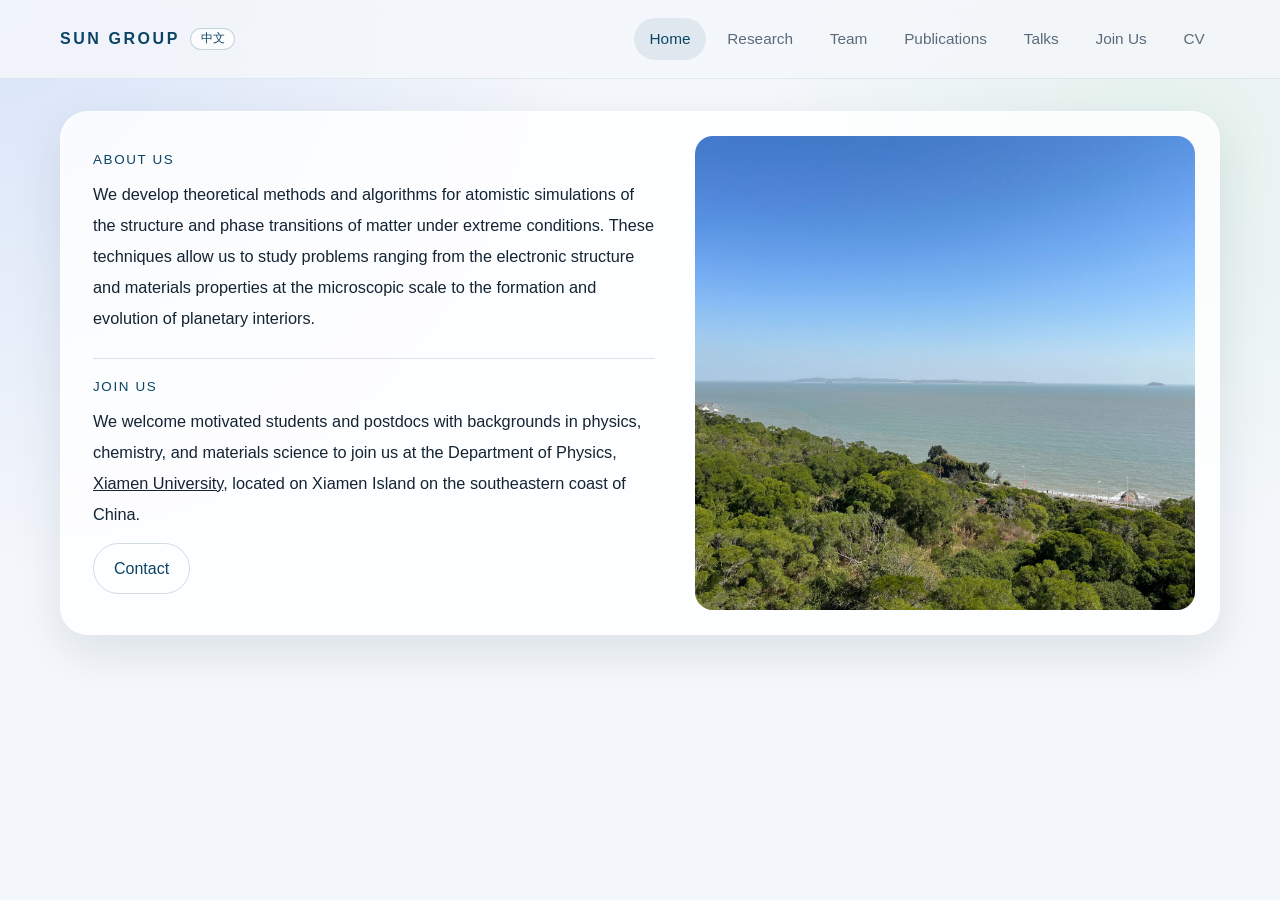
<file: index.html>
<!DOCTYPE html>
<html lang="en">
  <head>
    <meta charset="utf-8">
    <meta name="viewport" content="width=device-width, initial-scale=1">
    <title>SUN GROUP</title>
    <link rel="stylesheet" href="styles.css">
  </head>
  <body>
    <div class="site-shell">
      <header class="site-header">
        <nav class="nav">
          <a class="brand" href="index.html">
            <span class="brand-mark">SUN GROUP</span>
          </a>
          <button class="nav-toggle" type="button" aria-label="Toggle navigation" aria-expanded="false" data-nav-toggle>&#9776;</button>
          <div class="nav-links" data-nav-links>
            <a class="active" href="index.html">Home</a>
            <a href="research.html">Research</a>
            <a href="team.html">Team</a>
            <a href="publications.html">Publications</a>
            <a href="talks.html">Talks</a>
            <a href="joinus.html">Join Us</a>
            <a href="cv.html">CV</a>
          </div>
        </nav>
      </header>

      <main class="page">
        <section class="home-hero">
          <div class="home-hero-copy">
            <p class="home-kicker" data-i18n="aboutUs">About us</p>
            <p class="home-lead" data-i18n="homeLead">
              We develop theoretical methods and algorithms for atomistic simulations of the structure and phase transitions of matter under extreme conditions. These techniques allow us to study problems ranging from the electronic structure and materials properties at the microscopic scale to the formation and evolution of planetary interiors.
            </p>
            <div class="home-inline-join">
              <p class="home-kicker" data-i18n="join">Join Us</p>
              <p class="home-inline-copy" data-i18n-html="homeJoin">We welcome motivated students and postdocs with backgrounds in physics, chemistry, and materials science to join us at the Department of Physics, <a href="https://en.wikipedia.org/wiki/Xiamen_University" target="_blank" rel="noreferrer">Xiamen University</a>, located on beautiful Xiamen Island on the southeastern coast of China.</p>
              <details class="home-contact">
                <summary data-i18n="contact">Contact</summary>
                <p><a href="mailto:yangsun@xmu.edu.cn">yangsun@xmu.edu.cn</a> or <a href="mailto:yangsun017@gmail.com">yangsun017@gmail.com</a></p>
              </details>
            </div>
          </div>
          <div class="home-hero-media">
            <img src="assets/home/a6f61170c349f115c17953610d163ecd.jpg" alt="Research visual from the original homepage">
          </div>
        </section>
      </main>
    </div>
    <script src="script.js"></script>
  </body>
</html>
</file>
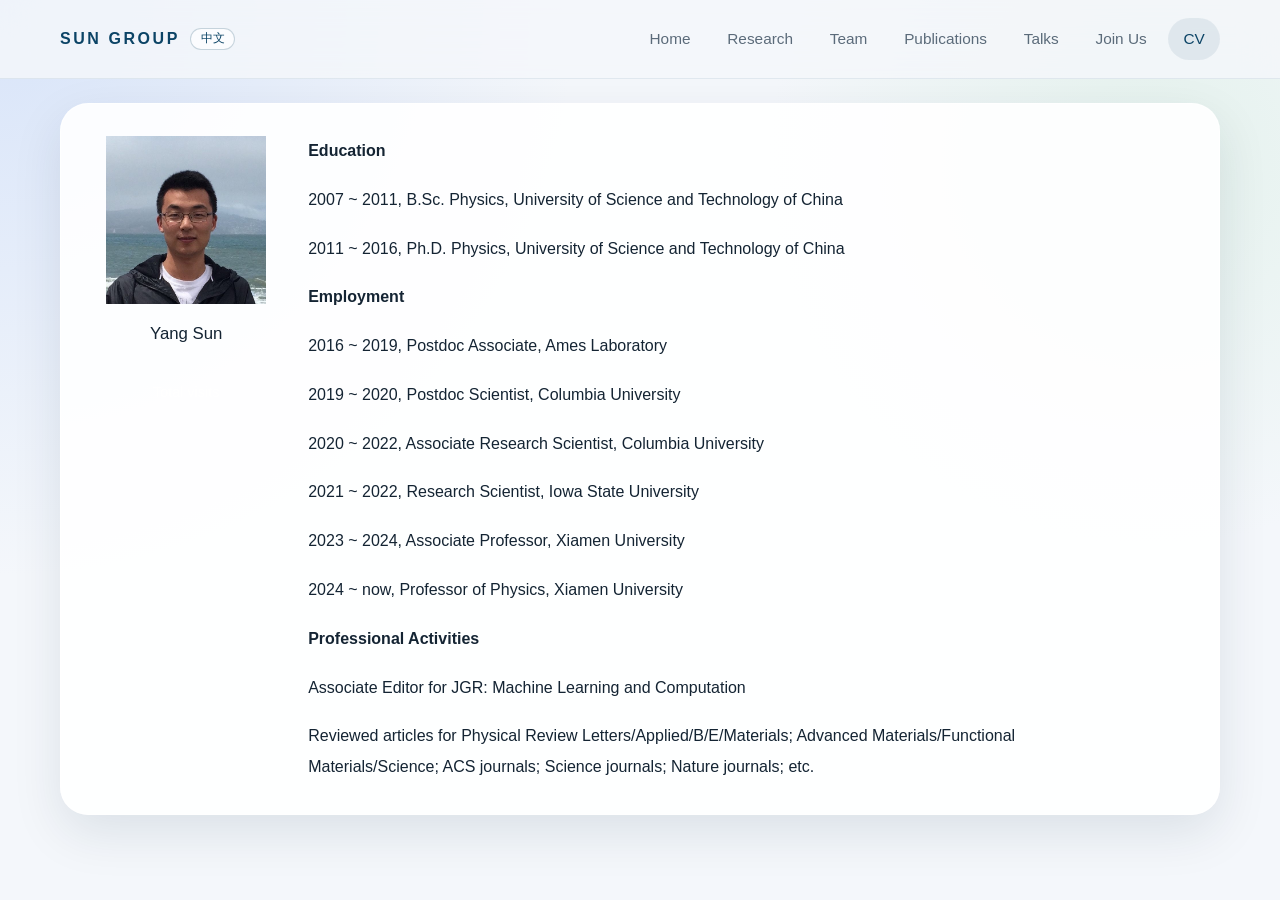
<file: cv.html>
<!DOCTYPE html>
<html lang="en">
  <head>
    <meta charset="utf-8">
    <meta name="viewport" content="width=device-width, initial-scale=1">
    <title>CV | SUN GROUP</title>
    <link rel="stylesheet" href="styles.css">
    <link rel="icon" href="data:,">
  </head>
  <body>
    <div class="site-shell">
      <header class="site-header">
        <nav class="nav">
          <a class="brand" href="index.html">
            <span class="brand-mark">SUN GROUP</span>
          </a>
          <button class="nav-toggle" type="button" aria-label="Toggle navigation" aria-expanded="false" data-nav-toggle>&#9776;</button>
          <div class="nav-links" data-nav-links>
            <a href="index.html">Home</a>
            <a href="research.html">Research</a>
            <a href="team.html">Team</a>
            <a href="publications.html">Publications</a>
            <a href="talks.html">Talks</a>
            <a href="joinus.html">Join Us</a>
            <a class="active" href="cv.html">CV</a>
          </div>
        </nav>
      </header>

      <main class="page cv-page">
        <div class="cv-legacy-block joinus-block">
          <div class="joinus-content cv-split">
            <div class="cv-profile">
              <img class="cv-headshot" src="Curriculum/09604460d06db80e5312b1970a02d181.jpg" alt="Yang Sun" width="559" height="587" loading="lazy" decoding="async">
              <p class="cv-name" data-i18n="cvName">Yang Sun</p>
              <p class="visit-counter cv-visit-counter" aria-label="Site visits">
                <span data-i18n="visitTotal">Total visits</span>
                <span id="busuanzi_container_page_pv">
                  <span id="busuanzi_value_page_pv"></span>
                </span>
                <span data-i18n="visitUnit"></span>
              </p>
            </div>

            <div class="cv-copy">
              <p><strong data-i18n="education">Education</strong></p>
              <p data-i18n="cvEducation1">2007 ~ 2011, B.Sc. Physics, University of Science and Technology of China</p>
              <p data-i18n="cvEducation2">2011 ~ 2016, Ph.D. Physics, University of Science and Technology of China</p>

              <p><strong data-i18n="employment">Employment</strong></p>
              <p data-i18n="cvEmployment1">2016 ~ 2019, Postdoc Associate, Ames Laboratory</p>
              <p data-i18n="cvEmployment2">2019 ~ 2020, Postdoc Scientist, Columbia University</p>
              <p data-i18n="cvEmployment4">2020 ~ 2022, Associate Research Scientist, Columbia University</p>
              <p data-i18n="cvEmployment3">2021 ~ 2022, Research Scientist, Iowa State University</p>
              <p data-i18n="cvEmployment5">2023 ~ 2024, Associate Professor, Physics, Xiamen University</p>
              <p data-i18n="cvEmployment6">2024 ~ now, Professor of Physics, Xiamen University</p>

              <p><strong data-i18n="activities">Professional Activities</strong></p>
              <p data-i18n="cvActivity1">Associate Editor for JGR: Machine Learning and Computation</p>
              <p data-i18n="cvActivity2">Reviewed articles for Physical Review Letters/Applied/B/E/Materials; Advanced Materials/Functional Materials/Science; ACS journals; Nature journals; etc.</p>
            </div>
          </div>
        </div>
      </main>
    </div>
    <script async src="https://busuanzi.ibruce.info/busuanzi/2.3/busuanzi.pure.mini.js"></script>
    <script src="script.js"></script>
  </body>
</html>
</file>
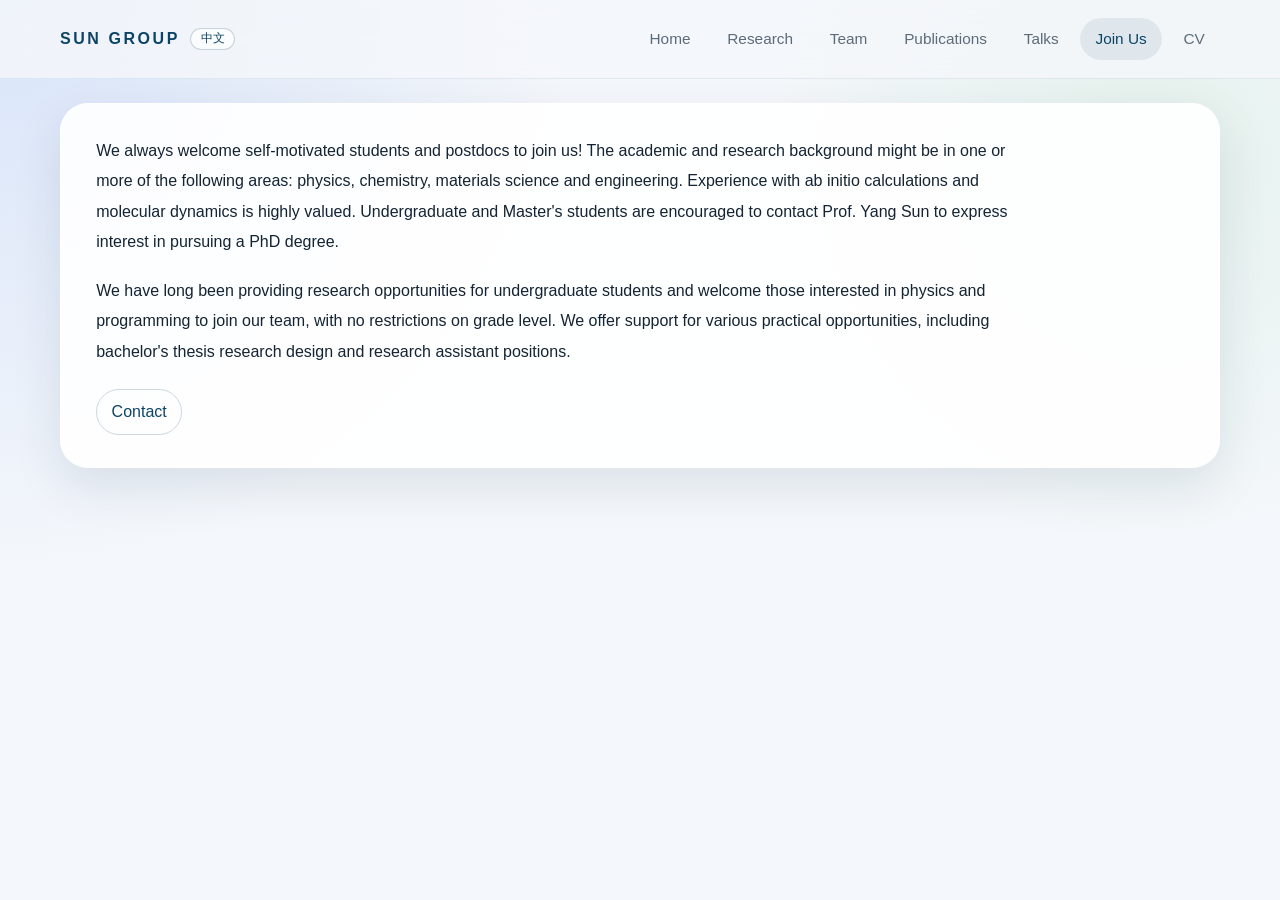
<file: joinus.html>
<!DOCTYPE html>
<html lang="en">
  <head>
    <meta charset="utf-8">
    <meta name="viewport" content="width=device-width, initial-scale=1">
    <title>Join Us | SUN GROUP</title>
    <link rel="stylesheet" href="styles.css">
  </head>
  <body>
    <div class="site-shell">
      <header class="site-header">
        <nav class="nav">
          <a class="brand" href="index.html">
            <span class="brand-mark">SUN GROUP</span>
          </a>
          <button class="nav-toggle" type="button" aria-label="Toggle navigation" aria-expanded="false" data-nav-toggle>&#9776;</button>
          <div class="nav-links" data-nav-links>
            <a href="index.html">Home</a>
            <a href="research.html">Research</a>
            <a href="team.html">Team</a>
            <a href="publications.html">Publications</a>
            <a href="talks.html">Talks</a>
            <a class="active" href="joinus.html">Join Us</a>
            <a href="cv.html">CV</a>
          </div>
        </nav>
      </header>
      <main class="page cv-page">
        <div class="cv-legacy-block joinus-block">
          <div class="joinus-content">
            <div data-lang-block="en">
              <p>We always welcome self-motivated students and postdocs to join us! The academic and research background might be in one or more of the following areas: physics, chemistry, materials science and engineering. Experience with ab initio calculations and molecular dynamics is highly valued. Undergraduate and Master's students are encouraged to contact Prof. Yang Sun to express interest in pursuing a PhD degree.</p>
              <p>We have long been providing research opportunities for undergraduate students and welcome those interested in physics and programming to join our team, with no restrictions on grade level. We offer support for various practical opportunities, including bachelor's thesis research design and research assistant positions.</p>
              <details class="joinus-contact">
                <summary>Contact</summary>
                <p><a href="mailto:yangsun@xmu.edu.cn">yangsun@xmu.edu.cn</a> or <a href="mailto:yangsun017@gmail.com">yangsun017@gmail.com</a></p>
              </details>
            </div>

            <div data-lang-block="zh" hidden>
              <p>课题组长期招收优秀硕士研究生、博士研究生以及博士后，欢迎青年才俊加入。申请条件：</p>
              <ol class="joinus-list">
                <li>物理、化学、材料等相关背景，具备良好的专业知识和科研能力，有第一性原理计算和分子动力学模拟经验的优先；</li>
                <li>具有良好的中英文写作和交流能力；</li>
                <li>热爱科研、勤奋踏实、诚实守信，有团队协作精神。</li>
              </ol>
              <p>长期为本科生提供科研条件，欢迎对物理和编程感兴趣的同学加入团队，对年级无限定。可支持申报大学生创新创业项目、本科毕业设计以及科研助理等多种实践机会。</p>
              <details class="joinus-contact">
                <summary>联系方式</summary>
                <p><a href="mailto:yangsun@xmu.edu.cn">yangsun@xmu.edu.cn</a> 或 <a href="mailto:yangsun017@gmail.com">yangsun017@gmail.com</a></p>
              </details>
            </div>
          </div>
        </div>
      </main>
    </div>
    <script src="script.js"></script>
  </body>
</html>
</file>
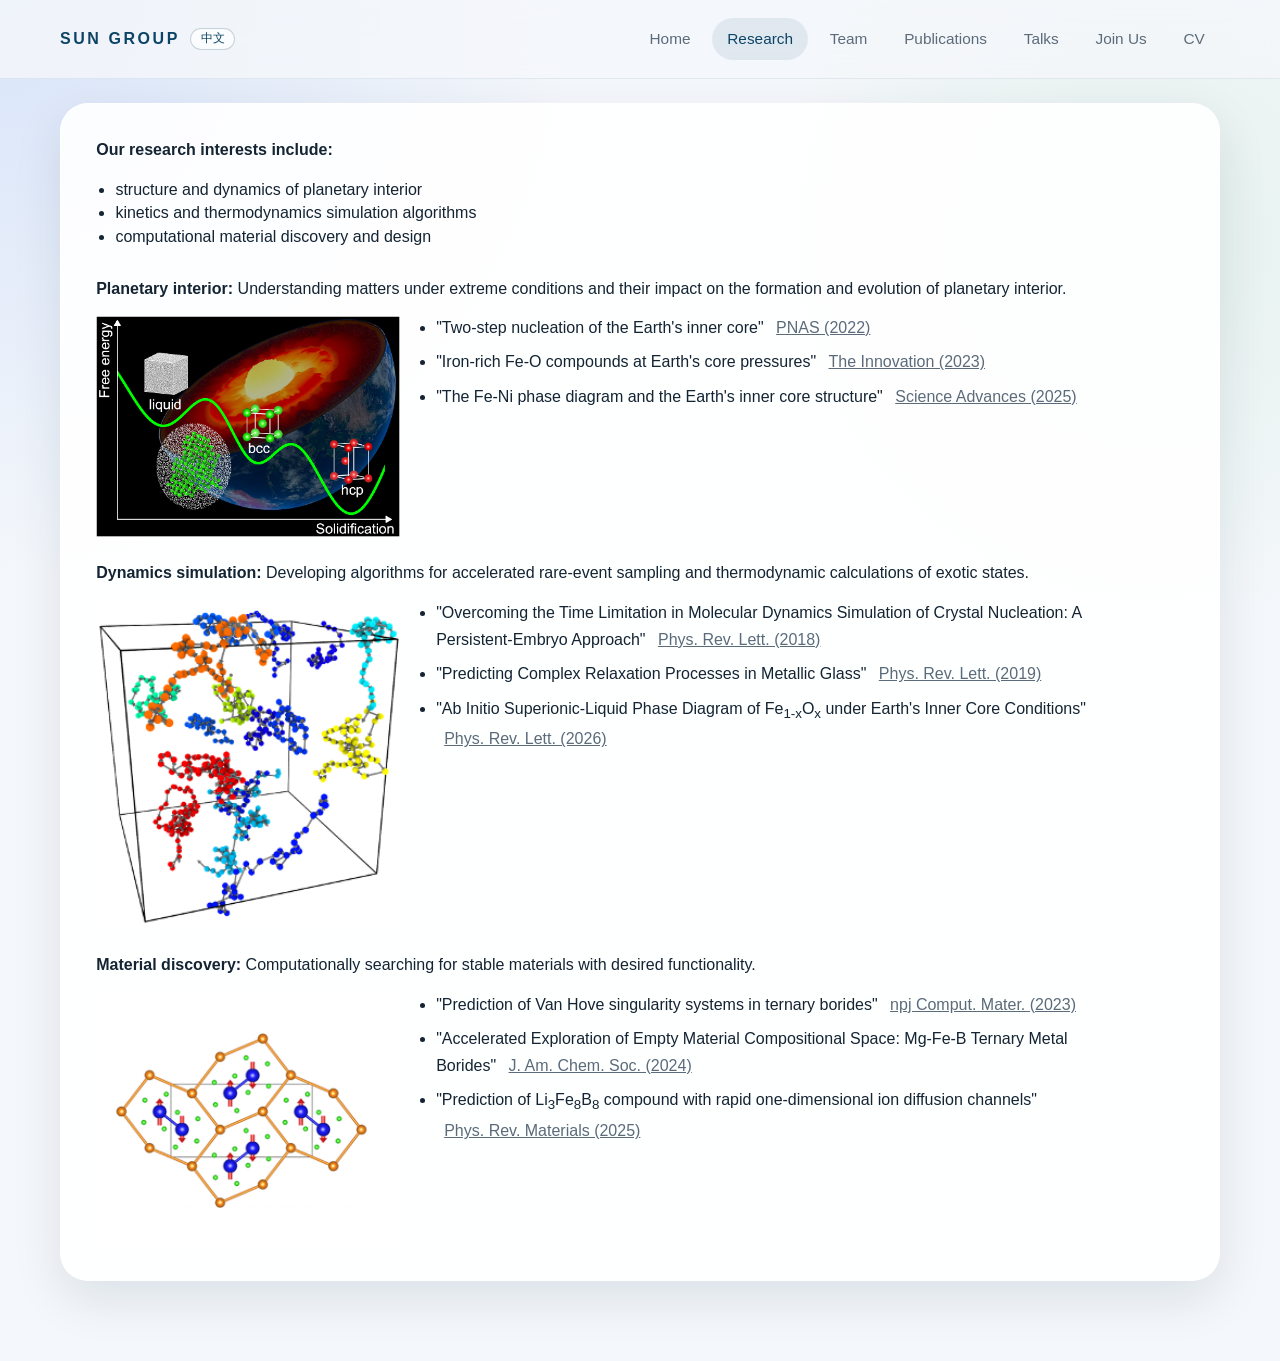
<file: page.html>
<!DOCTYPE html>
<html lang="en">
  <head>
    <meta charset="utf-8">
    <meta name="viewport" content="width=device-width, initial-scale=1">
    <title>Research | SUN GROUP</title>
    <link rel="stylesheet" href="styles.css">
  </head>
  <body>
    <div class="site-shell">
      <header class="site-header">
        <nav class="nav">
          <a class="brand" href="index.html">
            <span class="brand-mark">SUN GROUP</span>
          </a>
          <button class="nav-toggle" type="button" aria-label="Toggle navigation" aria-expanded="false" data-nav-toggle>&#9776;</button>
          <div class="nav-links" data-nav-links>
            <a href="index.html">Home</a>
            <a class="active" href="research.html">Research</a>
            <a href="team.html">Team</a>
            <a href="publications.html">Publications</a>
            <a href="talks.html">Talks</a>
            <a href="joinus.html">Join Us</a>
            <a href="cv.html">CV</a>
          </div>
        </nav>
      </header>
      <main class="page cv-page">
        <div class="cv-legacy-block research-block">
          <div class="research-simple">
            <p class="research-intro"><strong data-i18n="researchIntro">Our research interests include:</strong></p>
            <ul class="research-interest-list">
              <li data-i18n="researchInterest1">structure and dynamics of planetary interior</li>
              <li data-i18n="researchInterest2">kinetics and thermodynamics simulation algorithms</li>
              <li data-i18n="researchInterest3">computational material discovery and design</li>
            </ul>

            <section class="research-topic">
              <p class="research-topic-line" data-i18n-html="researchTopic1"><strong>Planetary interior:</strong> Understanding matters under extreme conditions and their impact on the formation and evolution of planetary interior.</p>
              <div class="research-topic-split">
                <img class="research-topic-image research-topic-image-left" src="assets/research/5b83b3af4a42f40e3696b3621a3935ec.jpg" alt="structure and dynamics of planetary interior">
                <ul class="research-paper-list research-paper-list-compact">
                  <li>"Two-step nucleation of the Earth's inner core" <a class="research-paper-meta research-paper-link" href="https://www.pnas.org/doi/10.1073/pnas.2113059119" target="_blank" rel="noreferrer">PNAS (2022)</a></li>
                  <li>"Iron-rich Fe-O compounds at Earth's core pressures" <a class="research-paper-meta research-paper-link" href="https://doi.org/10.1016/j.xinn.2022.100354" target="_blank" rel="noreferrer">The Innovation (2023)</a></li>
                  <li>"The Fe-Ni phase diagram and the Earth's inner core structure" <a class="research-paper-meta research-paper-link" href="https://doi.org/10.1126/sciadv.adu1998" target="_blank" rel="noreferrer">Science Advances (2025)</a></li>
                </ul>
              </div>
            </section>

            <section class="research-topic">
              <p class="research-topic-line" data-i18n-html="researchTopic2"><strong>Dynamics simulation:</strong> Developing algorithms for accelerated rare-event sampling and thermodynamic calculations of exotic states.</p>
              <div class="research-topic-split">
                <img class="research-topic-image research-topic-image-left" src="assets/research/2743de6100f9f08da4427070f789d1a8.jpg" alt="nucleation kinetics and glasses relaxation">
                <ul class="research-paper-list research-paper-list-compact">
                  <li>"Overcoming the Time Limitation in Molecular Dynamics Simulation of Crystal Nucleation: A Persistent-Embryo Approach" <a class="research-paper-meta research-paper-link" href="https://doi.org/10.1103/PhysRevLett.120.085703" target="_blank" rel="noreferrer">Phys. Rev. Lett. (2018)</a></li>
                  <li>"Predicting Complex Relaxation Processes in Metallic Glass" <a class="research-paper-meta research-paper-link" href="https://doi.org/10.1103/PhysRevLett.123.105701" target="_blank" rel="noreferrer">Phys. Rev. Lett. (2019)</a></li>
                  <li>"Ab Initio Superionic-Liquid Phase Diagram of Fe<sub>1-x</sub>O<sub>x</sub> under Earth's Inner Core Conditions" <a class="research-paper-meta research-paper-link" href="https://doi.org/10.1103/37nh-5ws8" target="_blank" rel="noreferrer">Phys. Rev. Lett. (2026)</a></li>
                </ul>
              </div>
            </section>

            <section class="research-topic">
              <p class="research-topic-line" data-i18n-html="researchTopic3"><strong>Material discovery:</strong> Computationally searching for stable materials with desired functionality.</p>
              <div class="research-topic-split">
                <img class="research-topic-image research-topic-image-left" src="assets/research/a2f9753580137e7aa7cf58d4526f2d91.jpg" alt="computational material discovery and design">
                <ul class="research-paper-list research-paper-list-compact">
                  <li>"Prediction of Van Hove singularity systems in ternary borides" <a class="research-paper-meta research-paper-link" href="https://doi.org/10.1038/s41524-023-01156-8" target="_blank" rel="noreferrer">npj Comput. Mater. (2023)</a></li>
                  <li>"Accelerated Exploration of Empty Material Compositional Space: Mg-Fe-B Ternary Metal Borides" <a class="research-paper-meta research-paper-link" href="https://pubs.acs.org/doi/10.1021/jacs.4c12648" target="_blank" rel="noreferrer">J. Am. Chem. Soc. (2024)</a></li>
                  <li>"Prediction of Li<sub>3</sub>Fe<sub>8</sub>B<sub>8</sub> compound with rapid one-dimensional ion diffusion channels" <a class="research-paper-meta research-paper-link" href="https://doi.org/10.1103/37v2-qt21" target="_blank" rel="noreferrer">Phys. Rev. Materials (2025)</a></li>
                </ul>
              </div>
            </section>
          </div>
        </div>
      </main>
    </div>
    <script src="script.js"></script>
  </body>
</html>
</file>
<file: styles.css>
﻿:root {
  --bg: #f4f7fb;
  --surface: #ffffff;
  --surface-alt: #edf3fb;
  --surface-accent: #dff0e8;
  --text: #142433;
  --muted: #5b6b7a;
  --primary: #0c4466;
  --primary-soft: #c9daf8;
  --line: rgba(12, 68, 102, 0.14);
  --shadow: 0 18px 50px rgba(12, 40, 58, 0.1);
  --radius-lg: 28px;
  --radius-md: 18px;
  --radius-sm: 12px;
  --max-width: 1160px;
}

* { box-sizing: border-box; }
html { scroll-behavior: smooth; }

body {
  margin: 0;
  font-family: "Segoe UI", "Helvetica Neue", Arial, sans-serif;
  color: var(--text);
  background:
    radial-gradient(circle at top left, rgba(201, 218, 248, 0.65), transparent 36rem),
    radial-gradient(circle at right 10% top 18%, rgba(223, 240, 232, 0.75), transparent 24rem),
    var(--bg);
}

a { color: inherit; text-decoration: none; }
img { max-width: 100%; display: block; }
.site-shell { min-height: 100vh; }

.site-header {
  position: sticky;
  top: 0;
  z-index: 20;
  backdrop-filter: blur(18px);
  background: rgba(244, 247, 251, 0.82);
  border-bottom: 1px solid rgba(12, 68, 102, 0.08);
}

.nav {
  width: min(var(--max-width), calc(100% - 2rem));
  margin: 0 auto;
  min-height: 78px;
  display: flex;
  align-items: center;
  justify-content: space-between;
  gap: 1.5rem;
}

.brand-area { display: flex; align-items: center; gap: 0.65rem; }
.brand { display: flex; flex-direction: column; align-items: flex-start; gap: 0.25rem; }
.brand-mark {
  font-size: 1rem;
  letter-spacing: 0.16em;
  text-transform: uppercase;
  color: var(--primary);
  font-weight: 700;
}
.language-toggle {
  border: 1px solid rgba(12, 68, 102, 0.22);
  border-radius: 999px;
  background: rgba(255, 255, 255, 0.66);
  color: var(--primary);
  cursor: pointer;
  font: inherit;
  font-size: 0.72rem;
  line-height: 1;
  padding: 0.28rem 0.58rem;
}

.language-toggle:hover,
.language-toggle:focus-visible {
  background: rgba(12, 68, 102, 0.08);
}
.brand-name { font-size: 1.15rem; font-weight: 700; }
.brand-subtitle { color: var(--muted); font-size: 0.88rem; }

.nav-links { display: flex; align-items: center; gap: 0.4rem; }
.nav-links a {
  padding: 0.72rem 0.95rem;
  border-radius: 999px;
  color: var(--muted);
  font-size: 0.96rem;
  transition: 180ms ease;
}
.nav-links a:hover,
.nav-links a.active {
  color: var(--primary);
  background: rgba(12, 68, 102, 0.08);
}

.nav-toggle {
  display: none;
  border: 0;
  background: var(--surface);
  color: var(--primary);
  border-radius: 999px;
  width: 46px;
  height: 46px;
  box-shadow: var(--shadow);
  font-size: 1.2rem;
}

.page {
  width: min(var(--max-width), calc(100% - 2rem));
  margin: 0 auto;
  padding: 2rem 0 5rem;
}

.hero {
  display: grid;
  grid-template-columns: 1.1fr 0.9fr;
  gap: 2rem;
  align-items: stretch;
  padding-top: 2rem;
}

.hero-copy,
.hero-media,
.panel,
.feature-card,
.info-card,
.publication-card,
.person-card,
.callout {
  background: rgba(255, 255, 255, 0.82);
  border: 1px solid rgba(255, 255, 255, 0.7);
  box-shadow: var(--shadow);
}

.hero-copy {
  padding: 3rem;
  border-radius: var(--radius-lg);
  position: relative;
  overflow: hidden;
}

.hero-copy::before {
  content: "";
  position: absolute;
  inset: auto auto -4rem -4rem;
  width: 16rem;
  height: 16rem;
  border-radius: 50%;
  background: rgba(201, 218, 248, 0.55);
}

.eyebrow {
  display: inline-flex;
  align-items: center;
  gap: 0.55rem;
  padding: 0.45rem 0.8rem;
  border-radius: 999px;
  background: rgba(12, 68, 102, 0.08);
  color: var(--primary);
  text-transform: uppercase;
  letter-spacing: 0.12em;
  font-size: 0.76rem;
  font-weight: 700;
}

.hero h1,
.page-hero h1 {
  margin: 1rem 0 1rem;
  font-size: clamp(2.5rem, 5vw, 4.5rem);
  line-height: 0.98;
  letter-spacing: -0.04em;
}

.hero p,
.page-hero p,
.section-intro {
  color: var(--muted);
  font-size: 1.05rem;
  line-height: 1.8;
}

.hero-actions {
  display: flex;
  flex-wrap: wrap;
  gap: 0.9rem;
  margin-top: 1.7rem;
}

.button,
.button-secondary {
  display: inline-flex;
  align-items: center;
  justify-content: center;
  padding: 0.95rem 1.25rem;
  border-radius: 999px;
  font-weight: 700;
  transition: transform 180ms ease, background 180ms ease;
}

.button { background: var(--primary); color: #fff; }
.button-secondary {
  background: transparent;
  color: var(--primary);
  border: 1px solid rgba(12, 68, 102, 0.18);
}

.button:hover,
.button-secondary:hover { transform: translateY(-1px); }

.hero-stats {
  margin-top: 2rem;
  display: grid;
  grid-template-columns: repeat(3, minmax(0, 1fr));
  gap: 0.85rem;
}

.stat {
  background: rgba(255, 255, 255, 0.65);
  border: 1px solid rgba(12, 68, 102, 0.08);
  border-radius: var(--radius-md);
  padding: 1rem;
}

.stat strong {
  display: block;
  font-size: 1.35rem;
  margin-bottom: 0.3rem;
}

.stat span { color: var(--muted); font-size: 0.92rem; }

.hero-media {
  border-radius: var(--radius-lg);
  overflow: hidden;
  min-height: 100%;
  position: relative;
}

.hero-media img {
  width: 100%;
  height: 100%;
  object-fit: cover;
}

.hero-note {
  position: absolute;
  left: 1rem;
  right: 1rem;
  bottom: 1rem;
  padding: 1rem 1.1rem;
  border-radius: var(--radius-md);
  background: rgba(12, 68, 102, 0.8);
  color: #f7fbff;
  backdrop-filter: blur(12px);
}

.hero-note strong { display: block; margin-bottom: 0.25rem; }
.section { margin-top: 4rem; }

.section-head {
  display: flex;
  align-items: end;
  justify-content: space-between;
  gap: 1rem;
  margin-bottom: 1.5rem;
}

.section-head h2 { margin: 0; font-size: clamp(1.8rem, 3vw, 2.5rem); letter-spacing: -0.04em; }
.section-head p {
  margin: 0;
  color: var(--muted);
  max-width: 42rem;
  line-height: 1.75;
}

.feature-grid {
  display: grid;
  grid-template-columns: repeat(3, minmax(0, 1fr));
  gap: 1.2rem;
}

.feature-card { border-radius: var(--radius-lg); overflow: hidden; }
.feature-card img { aspect-ratio: 4 / 3; object-fit: cover; }
.feature-body { padding: 1.35rem; }

.feature-body h3,
.info-card h3,
.publication-card h3,
.person-card h3 { margin: 0 0 0.6rem; font-size: 1.2rem; }

.feature-body p,
.info-card p,
.publication-card p,
.person-card p,
.panel p,
.callout p,
.list { color: var(--muted); line-height: 1.75; }

.two-col {
  display: grid;
  grid-template-columns: 1.2fr 0.8fr;
  gap: 1.2rem;
}

.panel,
.callout,
.info-card,
.publication-card,
.person-card {
  border-radius: var(--radius-lg);
  padding: 1.5rem;
}

.news-list,
.quick-list,
.pub-list { display: grid; gap: 0.95rem; }

.news-item,
.quick-item,
.pub-item {
  padding-top: 0.95rem;
  border-top: 1px solid var(--line);
}

.news-item:first-child,
.quick-item:first-child,
.pub-item:first-child { border-top: 0; padding-top: 0; }

.meta {
  display: inline-block;
  margin-bottom: 0.45rem;
  font-size: 0.78rem;
  font-weight: 700;
  letter-spacing: 0.12em;
  text-transform: uppercase;
  color: var(--primary);
}

.list { margin: 0; padding-left: 1.1rem; }

.callout {
  background: linear-gradient(135deg, rgba(12, 68, 102, 0.95), rgba(17, 84, 123, 0.92));
  color: #eff7ff;
}

.callout .meta,
.callout p { color: rgba(239, 247, 255, 0.88); }

.page-hero { padding: 2.5rem 0 1rem; }

.page-grid,
.publication-grid,
.people-grid {
  display: grid;
  grid-template-columns: repeat(2, minmax(0, 1fr));
  gap: 1.2rem;
}

.tag-row {
  display: flex;
  flex-wrap: wrap;
  gap: 0.55rem;
  margin-top: 0.95rem;
}

.tag {
  display: inline-flex;
  padding: 0.42rem 0.72rem;
  border-radius: 999px;
  background: rgba(12, 68, 102, 0.08);
  color: var(--primary);
  font-size: 0.84rem;
}

.site-footer {
  width: min(var(--max-width), calc(100% - 2rem));
  margin: 0 auto;
  padding: 0 0 2rem;
  color: var(--muted);
  font-size: 0.92rem;
}

.home-hero,
.home-summary,
.home-focus-item,
.home-join {
  background: rgba(255, 255, 255, 0.82);
  border: 1px solid rgba(255, 255, 255, 0.7);
  box-shadow: var(--shadow);
  border-radius: var(--radius-lg);
}

.home-hero {
  display: grid;
  grid-template-columns: 1.08fr 0.92fr;
  gap: 1.5rem;
  padding: 1.5rem;
  align-items: stretch;
}

.home-hero-copy {
  padding: 1rem 1rem 1rem 0.5rem;
}

.home-kicker {
  margin: 0 0 0.75rem;
  color: var(--primary);
  font-size: 0.84rem;
  letter-spacing: 0.12em;
  text-transform: uppercase;
}

.home-hero-copy h1 {
  margin: 0 0 1rem;
  font-size: 1.5rem;
  letter-spacing: -0.02em;
}

.home-lead {
  margin: 0;
  color: var(--text);
  line-height: 1.9;
  font-size: 1.02rem;
}

.home-inline-join {
  margin-top: 1.5rem;
  padding-top: 1.25rem;
  border-top: 1px solid var(--line);
}

.home-inline-copy {
  margin: 0 0 0.85rem;
  color: var(--text);
  line-height: 1.9;
  font-size: 1.02rem;
}

.home-inline-copy a {
  text-decoration: underline;
}

.home-contact {
  color: var(--text);
  position: relative;
  display: inline-block;
}

.home-contact summary {
  display: inline-block;
  cursor: pointer;
  list-style: none;
  padding: 0.95rem 1.25rem;
  border-radius: 999px;
  font-weight: 400;
  background: transparent;
  color: var(--primary);
  border: 1px solid rgba(12, 68, 102, 0.18);
}

.home-contact summary::-webkit-details-marker {
  display: none;
}

.home-contact p {
  position: absolute;
  top: 0;
  left: calc(100% + 0.9rem);
  min-width: 20rem;
  margin: 0;
  padding: 0.95rem 1.1rem;
  border-radius: var(--radius-md);
  background: rgba(255, 255, 255, 0.96);
  border: 1px solid rgba(12, 68, 102, 0.12);
  box-shadow: var(--shadow);
  color: var(--muted);
}

.home-contact a {
  text-decoration: underline;
}

.visit-counter {
  margin: 1.25rem auto 0;
  width: fit-content;
  color: var(--muted);
  font-size: 0.9rem;
  line-height: 1.6;
}

.cv-visit-counter {
  margin-top: 0.35rem;
  text-align: center;
  color: #fff;
}

.visit-counter span {
  vertical-align: baseline;
}

#busuanzi_value_site_pv,
#busuanzi_value_page_pv {
  color: var(--primary);
  font-weight: 600;
}

.cv-visit-counter #busuanzi_value_site_pv,
.cv-visit-counter #busuanzi_value_page_pv {
  color: #fff;
}

.home-hero-media {
  overflow: hidden;
  border-radius: var(--radius-md);
}

.home-hero-media img {
  width: 100%;
  height: 100%;
  object-fit: cover;
}

.home-summary {
  margin-top: 1.5rem;
  padding: 1.3rem 1.6rem;
}

.home-summary p {
  margin: 0 0 0.6rem;
}

.home-interest-list {
  margin-bottom: 0;
}

.home-focus-list {
  margin-top: 1.5rem;
  display: grid;
  gap: 1.15rem;
}

.home-focus-item {
  display: grid;
  grid-template-columns: 220px 1fr;
  gap: 1.25rem;
  padding: 1rem;
  align-items: start;
}

.home-focus-item img {
  width: 100%;
  border-radius: var(--radius-sm);
}

.home-focus-copy h2 {
  margin: 0 0 0.45rem;
  font-size: 1.1rem;
}

.home-focus-copy p {
  margin: 0 0 0.65rem;
  line-height: 1.8;
}

.home-paper {
  color: var(--muted);
}

.home-paper a {
  color: var(--text);
  text-decoration: underline;
}

.home-paper span {
  display: block;
  margin-top: 0.2rem;
  color: var(--muted);
}

.home-join {
  margin-top: 1.5rem;
  padding: 1.2rem 1.4rem;
  display: flex;
  align-items: center;
  justify-content: space-between;
  gap: 1rem;
}

.home-join h2 {
  margin: 0 0 0.35rem;
  font-size: 1.15rem;
}

.home-join p {
  margin: 0;
  color: var(--muted);
  line-height: 1.75;
}

.publications-layout {
  display: grid;
  gap: 1.25rem;
}

.publication-year-section {
  display: grid;
  grid-template-columns: 92px 1fr;
  gap: 1.25rem;
  border-radius: var(--radius-lg);
  padding: 1.4rem 1.5rem;
  background: rgba(255, 255, 255, 0.82);
  border: 1px solid rgba(255, 255, 255, 0.7);
  box-shadow: var(--shadow);
}

.publication-year {
  color: var(--primary);
  font-size: 1.35rem;
  font-weight: 700;
  letter-spacing: -0.04em;
}

.publication-list {
  display: grid;
  gap: 1rem;
}

.publication-item {
  padding-top: 1rem;
  border-top: 1px solid var(--line);
}

.publication-item:first-child {
  padding-top: 0;
  border-top: 0;
}

.publication-title {
  margin: 0;
  font-size: 1.08rem;
  line-height: 1.55;
}

.publication-title-link {
  color: inherit;
  text-decoration: none;
}

.publication-title-link:hover,
.publication-title-link:focus-visible {
  color: var(--primary);
  text-decoration: underline;
}

.publication-meta-line,
.publication-authors,
.publication-venue,
.publication-note {
  margin: 0.35rem 0 0;
  color: var(--muted);
  line-height: 1.75;
}

.publication-meta-line {
  font-size: 0.97rem;
}

.talk-event-list {
  display: grid;
  gap: 1rem;
}

.talk-event {
  padding-top: 1rem;
  border-top: 1px solid var(--line);
}

.talk-event:first-child {
  padding-top: 0;
  border-top: 0;
}

.talk-event-meta {
  margin: 0;
  color: var(--ink);
  line-height: 1.7;
  font-size: 0.98rem;
  font-weight: 600;
}

.talk-event-titles {
  display: grid;
  gap: 0.35rem;
  margin-top: 0.35rem;
}

.talk-event-title {
  margin: 0;
  color: var(--ink);
  line-height: 1.7;
}

.talk-title-link {
  color: var(--ink);
  text-decoration: none;
}

.talk-title-link:hover,
.talk-title-link:focus-visible {
  text-decoration: underline;
}

[data-talks-page] .publication-year {
  color: var(--ink);
}

@media (max-width: 960px) {
  .hero,
  .two-col,
  .page-grid,
  .publication-grid,
  .people-grid,
  .home-hero,
  .home-focus-item { grid-template-columns: 1fr; }
  .feature-grid { grid-template-columns: repeat(2, minmax(0, 1fr)); }
  .nav-toggle {
    display: inline-flex;
    align-items: center;
    justify-content: center;
  }
  .nav-links {
    position: absolute;
    top: calc(100% + 0.75rem);
    left: 1rem;
    right: 1rem;
    padding: 0.8rem;
    border-radius: 20px;
    background: rgba(255, 255, 255, 0.96);
    border: 1px solid rgba(12, 68, 102, 0.08);
    box-shadow: var(--shadow);
    display: none;
    flex-direction: column;
    align-items: stretch;
  }
  .nav-links.open { display: flex; }
  .nav-links a { border-radius: 14px; }
}

@media (max-width: 720px) {
  .page { padding-top: 1rem; }
  .hero-copy,
  .home-hero-copy,
  .panel,
  .callout,
  .info-card,
  .publication-card,
  .person-card { padding: 1.25rem; }
  .feature-grid,
  .hero-stats { grid-template-columns: 1fr; }
  .section-head {
    flex-direction: column;
    align-items: start;
  }

  .home-join {
    flex-direction: column;
    align-items: flex-start;
  }

  .home-contact {
    display: block;
  }

  .home-contact p {
    position: static;
    min-width: 0;
    margin-top: 0.85rem;
  }
}

@media (max-width: 680px) {
  .publication-year-section {
    grid-template-columns: 1fr;
    gap: 0.8rem;
  }
}
.team-layout {
  display: grid;
  gap: 1.5rem;
}

.team-section {
  border-radius: var(--radius-lg);
  padding: 1.6rem;
  background: rgba(255, 255, 255, 0.82);
  border: 1px solid rgba(255, 255, 255, 0.7);
  box-shadow: var(--shadow);
}

.team-section h2 {
  margin: 0 0 1rem;
  font-size: 1.5rem;
  letter-spacing: -0.03em;
}

.team-list {
  display: grid;
  gap: 0.25rem;
}

.team-entry {
  padding: 1rem 0;
  border-top: 1px solid var(--line);
}

.team-entry:first-child {
  border-top: 0;
  padding-top: 0.2rem;
}

.team-name {
  margin: 0;
  font-size: 1.08rem;
}

.team-role,
.team-note {
  margin: 0.28rem 0 0;
  color: var(--muted);
  line-height: 1.7;
}

.team-note {
  font-size: 0.95rem;
}
.team-entry-row {
  display: grid;
  grid-template-columns: 80px 1fr;
  gap: 1rem;
  align-items: start;
}

.team-photo-wrap {
  width: 80px;
}

.team-photo {
  width: 80px;
  height: 80px;
  object-fit: cover;
  border-radius: 16px;
  border: 1px solid rgba(12, 68, 102, 0.1);
  background: rgba(12, 68, 102, 0.04);
}

.team-body {
  min-width: 0;
}

.cv-hero {
  padding-bottom: 0.6rem;
}

.cv-contact {
  margin: 0.35rem 0 0;
}

.cv-contact a,
.cv-link {
  color: var(--primary);
  text-decoration: none;
}

.cv-contact a:hover,
.cv-contact a:focus-visible,
.cv-link:hover,
.cv-link:focus-visible {
  text-decoration: underline;
}

.cv-layout {
  display: grid;
  gap: 1.25rem;
}

.cv-section {
  border-radius: var(--radius-lg);
  padding: 1.5rem;
  background: rgba(255, 255, 255, 0.82);
  border: 1px solid rgba(255, 255, 255, 0.7);
  box-shadow: var(--shadow);
}

.cv-section h2 {
  margin: 0 0 1rem;
  font-size: 1.45rem;
  letter-spacing: -0.03em;
}

.cv-list {
  display: grid;
  gap: 0.2rem;
}

.cv-item {
  display: grid;
  grid-template-columns: 120px 1fr;
  gap: 1rem;
  padding: 1rem 0;
  border-top: 1px solid var(--line);
}

.cv-item:first-child {
  padding-top: 0.15rem;
  border-top: 0;
}

.cv-period {
  margin: 0;
  color: var(--muted);
  font-size: 0.95rem;
  line-height: 1.7;
}

.cv-body h3,
.cv-body p {
  margin: 0;
}

.cv-body h3 {
  font-size: 1.04rem;
}

.cv-body p {
  margin-top: 0.25rem;
  color: var(--muted);
  line-height: 1.75;
}

.cv-page {
  padding-top: 1.5rem;
}

.cv-legacy-block {
  background: rgba(255, 255, 255, 0.9);
  border: 1px solid rgba(255, 255, 255, 0.7);
  border-radius: var(--radius-lg);
  box-shadow: var(--shadow);
  overflow: hidden;
  font-family: "Segoe UI", "Helvetica Neue", Arial, sans-serif;
}

.cv-clean {
  padding: 2rem 2.2rem;
}

.cv-profile {
  display: grid;
  justify-items: center;
  gap: 0.85rem;
  margin-bottom: 1.75rem;
}

.cv-headshot {
  width: 160px;
  max-width: 100%;
  height: auto;
}

.cv-name {
  margin: 0;
  font-size: 1.05rem;
}

.cv-section-simple + .cv-section-simple {
  margin-top: 1.4rem;
}

.cv-section-simple h2 {
  margin: 0 0 0.8rem;
  font-size: 1rem;
}

.cv-activity-list {
  margin: 0;
  padding-left: 1.2rem;
}

.cv-activity-list li {
  margin: 0 0 0.55rem;
  line-height: 1.75;
  color: var(--text);
}

.research-block {
  padding: 2rem 2.2rem;
}

.research-simple {
  max-width: 62rem;
}

.research-intro {
  margin: 0 0 1rem;
  line-height: 1.8;
  color: var(--text);
}

.research-intro-strong {
  font-weight: 700;
}

.research-interest-list {
  margin: 0 0 1.8rem 1.2rem;
  padding: 0;
}

.research-interest-list li {
  margin: 0 0 0.35rem;
}

.research-topic {
  margin-top: 1.4rem;
}

.research-topic-line {
  margin: 0 0 0.65rem;
  line-height: 1.8;
}

.research-topic-split {
  display: grid;
  grid-template-columns: 19rem 1fr;
  gap: 1.1rem;
  align-items: start;
}

.research-paper-list {
  margin: 0 0 1rem 1.2rem;
  padding-left: 1.15rem;
}

.research-paper-list li {
  margin: 0 0 0.45rem;
  color: var(--text);
  line-height: 1.7;
}

.research-paper-meta {
  margin-left: 0.5rem;
  color: var(--muted);
}

.research-paper-link {
  text-decoration: underline;
}

.research-topic-image {
  display: block;
  width: min(100%, 28rem);
  margin-top: 0.7rem;
  border-radius: 0;
}

.research-topic-image-left {
  width: 100%;
  margin-top: 0.15rem;
}

.research-paper-list-compact {
  margin: 0;
}

.joinus-block {
  padding: 2rem 2.2rem;
}

.joinus-content {
  max-width: 58rem;
  font-size: 1rem;
  line-height: 1.9;
  color: var(--text);
}

.joinus-content p {
  margin: 0 0 1.15rem;
}

.cv-split {
  display: grid;
  grid-template-columns: 180px 1fr;
  gap: 2rem;
  align-items: start;
}

.cv-copy {
  min-width: 0;
}

.cv-copy p:last-child {
  margin-bottom: 0;
}

.joinus-list {
  margin: 0 0 1.15rem 1.4rem;
  padding: 0;
}

.joinus-list li {
  margin: 0 0 0.55rem;
}

.joinus-contact {
  margin-top: 1.35rem;
}

.joinus-contact summary {
  display: inline-flex;
  width: fit-content;
  padding: 0.45rem 0.9rem;
  border: 1px solid rgba(12, 68, 102, 0.2);
  border-radius: 999px;
  color: var(--primary);
  cursor: pointer;
  list-style: none;
}

.joinus-contact summary::-webkit-details-marker {
  display: none;
}

.joinus-contact p {
  margin-top: 0.85rem;
}

@media (max-width: 640px) {
  .team-entry-row {
    grid-template-columns: 64px 1fr;
    gap: 0.85rem;
  }

  .team-photo-wrap,
  .team-photo {
    width: 64px;
    height: 64px;
  }

  .cv-item {
    grid-template-columns: 1fr;
    gap: 0.2rem;
  }

  .joinus-block {
    padding: 1.25rem 1rem;
  }

  .cv-split {
    grid-template-columns: 1fr;
    gap: 1.25rem;
  }

  .research-block {
    padding: 1.25rem 1rem;
  }

  .research-topic-split {
    grid-template-columns: 1fr;
  }
}
</file>
